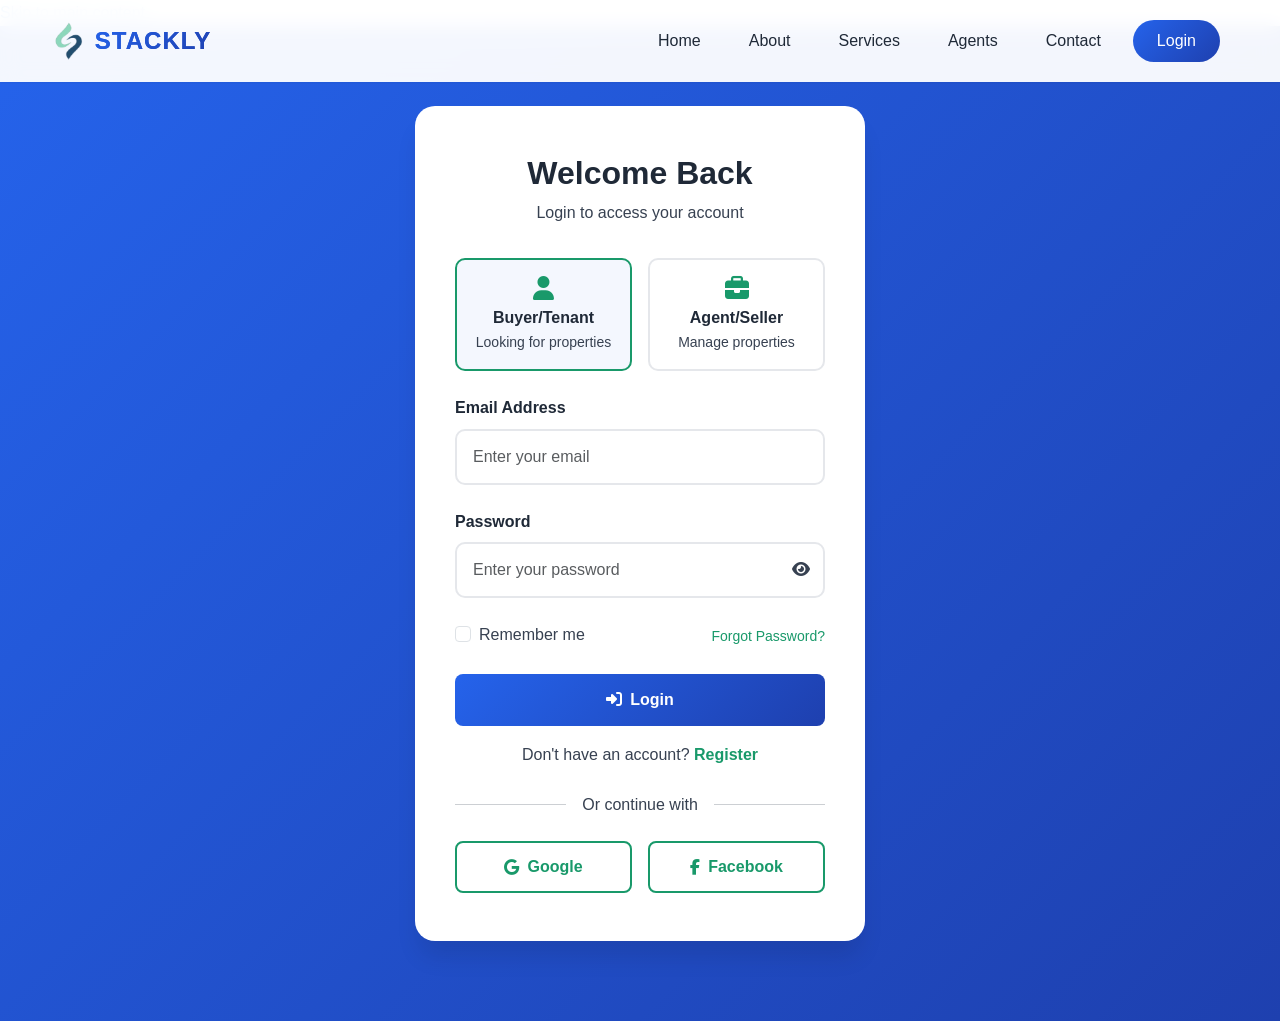
<file: login.html>
<!DOCTYPE html>
<html lang="en">
<head>
    <meta charset="UTF-8">
    <meta name="viewport" content="width=device-width, initial-scale=1.0">
    <title>Stackly</title>

    <!-- CSS Libraries -->
    <link rel="stylesheet" href="https://cdn.jsdelivr.net/npm/bootstrap@5.3.2/dist/css/bootstrap.min.css">
    <link rel="stylesheet" href="https://cdnjs.cloudflare.com/ajax/libs/font-awesome/6.5.1/css/all.min.css">
    <link rel="stylesheet" href="https://cdn.jsdelivr.net/npm/aos@2.3.4/dist/aos.css">
    <link rel="stylesheet" href="css/style.css">
</head>
<body>

    <!-- Navigation -->
    <nav class="navbar navbar-expand-lg navbar-light fixed-top" id="mainNav">
        <div class="container">
            <a class="navbar-brand" href="index.html">
                <img src="images/logoimg.webp" alt="Stackly Logo" class="logo-img">
                <span class="logo-text">STACKLY</span>
            </a>
            <button class="navbar-toggler" type="button" data-bs-toggle="collapse" data-bs-target="#navbarNav">
                <span class="navbar-toggler-icon"></span>
            </button>
            <div class="collapse navbar-collapse" id="navbarNav">
                <ul class="navbar-nav ms-auto">
                    <li class="nav-item"><a class="nav-link" href="index.html">Home</a></li>
                    <li class="nav-item"><a class="nav-link" href="about.html">About</a></li>
                    <li class="nav-item"><a class="nav-link" href="services.html">Services</a></li>
                    <li class="nav-item"><a class="nav-link" href="agents.html">Agents</a></li>
                    <li class="nav-item"><a class="nav-link" href="contact.html">Contact</a></li>
                    <li class="nav-item"><a class="nav-link btn-login active" href="login.html">Login</a></li>
                </ul>
            </div>
        </div>
    </nav>

    <!-- Login Section -->
    <section class="login-wrapper">
        <div class="container">
            <div class="login-container" data-aos="zoom-in">
                <div class="login-card">
                    <div class="login-header">
                        <h2>Welcome Back</h2>
                        <p>Login to access your account</p>
                    </div>

                    <!-- User Type Selection -->
                    <div class="login-options">
                        <div class="option-btn active" data-type="buyer">
                            <input type="radio" name="userType" id="buyerType" value="buyer" checked hidden>
                            <label for="buyerType" style="cursor: pointer; margin: 0; width: 100%;">
                                <i class="fas fa-user mb-2" style="font-size: 1.5rem; color: var(--primary-color);"></i>
                                <h4>Buyer/Tenant</h4>
                                <p>Looking for properties</p>
                            </label>
                        </div>
                        <div class="option-btn" data-type="agent">
                            <input type="radio" name="userType" id="agentType" value="agent" hidden>
                            <label for="agentType" style="cursor: pointer; margin: 0; width: 100%;">
                                <i class="fas fa-briefcase mb-2" style="font-size: 1.5rem; color: var(--primary-color);"></i>
                                <h4>Agent/Seller</h4>
                                <p>Manage properties</p>
                            </label>
                        </div>
                    </div>

                    <!-- Login Form -->
                    <form id="loginForm" novalidate>
                        <div class="form-group">
                            <label for="email" class="form-label">Email Address</label>
                            <input
                                type="email"
                                class="form-control"
                                id="email"
                                name="email"
                                placeholder="Enter your email"
                                required
                            >
                            <div class="invalid-feedback">
                                Please enter a valid email address.
                            </div>
                        </div>

                        <div class="form-group">
                            <label for="password" class="form-label">Password</label>
                            <div class="position-relative">
                                <input
                                    type="password"
                                    class="form-control"
                                    id="password"
                                    name="password"
                                    placeholder="Enter your password"
                                    required
                                    minlength="6"
                                >
                                <span class="password-toggle" onclick="togglePassword()">
                                    <i class="fas fa-eye" id="toggleIcon"></i>
                                </span>
                            </div>
                            <div class="invalid-feedback">
                                Password must be at least 6 characters long.
                            </div>
                        </div>

                        <div class="form-group">
                            <div class="d-flex justify-content-between align-items-center">
                                <div class="form-check">
                                    <input type="checkbox" class="form-check-input" id="rememberMe">
                                    <label class="form-check-label" for="rememberMe">
                                        Remember me
                                    </label>
                                </div>
                                <a href="404.html" class="text-primary" style="font-size: 0.875rem; text-decoration: none;">
                                    Forgot Password?
                                </a>
                            </div>
                        </div>

                        <button type="submit" class="btn btn-primary w-100 mb-3" style="padding: 0.875rem;">
                            <i class="fas fa-sign-in-alt me-2"></i>Login
                        </button>

                        <div class="text-center mb-3">
                            <p class="mb-0">Don't have an account? <a href="register.html" class="text-primary" style="font-weight: 600; text-decoration: none;">Register</a></p>
                        </div>

                        <div class="divider" style="text-align: center; margin: 1.5rem 0; position: relative;">
                            <span style="background: white; padding: 0 1rem; position: relative; z-index: 1; color: var(--text-color);">Or continue with</span>
                            <hr style="position: absolute; top: 50%; left: 0; right: 0; margin: 0; z-index: 0;">
                        </div>

                        <!-- Social Login Buttons -->
                        <div class="social-login" style="display: flex; gap: 1rem;">
                            <a href="404.html" class="btn btn-outline-primary w-100" style="display: flex; align-items: center; justify-content: center; gap: 0.5rem;">
                                <i class="fab fa-google"></i>
                                Google
                            </a>
                            <a href="404.html" class="btn btn-outline-primary w-100" style="display: flex; align-items: center; justify-content: center; gap: 0.5rem;">
                                <i class="fab fa-facebook-f"></i>
                                Facebook
                            </a>
                        </div>
                    </form>
                </div>
            </div>
        </div>
    </section>

    

    <!-- JavaScript Libraries -->
    <script src="https://code.jquery.com/jquery-3.7.1.min.js"></script>
    <script src="https://cdn.jsdelivr.net/npm/bootstrap@5.3.2/dist/js/bootstrap.bundle.min.js"></script>
    <script src="https://cdn.jsdelivr.net/npm/aos@2.3.4/dist/aos.js"></script>
    <script src="js/main.js"></script>

    <script>
        // Initialize AOS
        AOS.init({
            duration: 800,
            once: true
        });

        // User Type Selection
        const optionBtns = document.querySelectorAll('.option-btn');
        optionBtns.forEach(btn => {
            btn.addEventListener('click', function() {
                optionBtns.forEach(b => b.classList.remove('active'));
                this.classList.add('active');
                const radio = this.querySelector('input[type="radio"]');
                if (radio) radio.checked = true;
            });
        });

        // Password Toggle
        function togglePassword() {
            const passwordInput = document.getElementById('password');
            const toggleIcon = document.getElementById('toggleIcon');

            if (passwordInput.type === 'password') {
                passwordInput.type = 'text';
                toggleIcon.classList.remove('fa-eye');
                toggleIcon.classList.add('fa-eye-slash');
            } else {
                passwordInput.type = 'password';
                toggleIcon.classList.remove('fa-eye-slash');
                toggleIcon.classList.add('fa-eye');
            }
        }

        // Form Validation and Submission
        const loginForm = document.getElementById('loginForm');
        loginForm.addEventListener('submit', function(e) {
            e.preventDefault();

            // Remove previous validation states
            loginForm.classList.remove('was-validated');

            // Get form values
            const email = document.getElementById('email').value.trim();
            const password = document.getElementById('password').value;
            const userType = document.querySelector('input[name="userType"]:checked').value;

            // Validation flags
            let isValid = true;

            // Email validation
            const emailRegex = /^[^\s@]+@[^\s@]+\.[^\s@]+$/;
            const emailInput = document.getElementById('email');
            if (!email || !emailRegex.test(email)) {
                emailInput.classList.add('is-invalid');
                isValid = false;
            } else {
                emailInput.classList.remove('is-invalid');
                emailInput.classList.add('is-valid');
            }

            // Password validation
            const passwordInput = document.getElementById('password');
            if (!password || password.length < 6) {
                passwordInput.classList.add('is-invalid');
                isValid = false;
            } else {
                passwordInput.classList.remove('is-invalid');
                passwordInput.classList.add('is-valid');
            }

            // If validation passes, redirect to appropriate dashboard
            if (isValid) {
                // Store user info (in real app, this would be handled by backend)
                localStorage.setItem('userType', userType);
                localStorage.setItem('userEmail', email);

                // Redirect based on user type
                if (userType === 'buyer') {
                    window.location.href = 'dashboard-buyer.html';
                } else {
                    window.location.href = 'dashboard-agent.html';
                }
            }
        });

        // Real-time validation
        document.getElementById('email').addEventListener('input', function() {
            this.classList.remove('is-invalid', 'is-valid');
        });

        document.getElementById('password').addEventListener('input', function() {
            this.classList.remove('is-invalid', 'is-valid');
        });
    </script>

    <style>
        .password-toggle {
            position: absolute;
            right: 15px;
            top: 50%;
            transform: translateY(-50%);
            cursor: pointer;
            color: var(--text-color);
            transition: var(--transition);
        }

        .password-toggle:hover {
            color: var(--primary-color);
        }

        .is-valid {
            border-color: var(--success-color) !important;
        }

        .is-invalid {
            border-color: var(--danger-color) !important;
        }

        .invalid-feedback {
            display: none;
            color: var(--danger-color);
            font-size: 0.875rem;
            margin-top: 0.25rem;
        }

        .is-invalid ~ .invalid-feedback {
            display: block;
        }

        .form-check-input:checked {
            background-color: var(--primary-color);
            border-color: var(--primary-color);
        }

        .option-btn label {
            display: flex;
            flex-direction: column;
            align-items: center;
        }

        /* Mobile responsive fixes */
        @media (max-width: 575px) {
            .login-card {
                padding: 2rem 1.5rem;
            }

            .social-login {
                flex-direction: column;
            }

            .option-btn h4 {
                font-size: 0.875rem;
            }

            .option-btn p {
                font-size: 0.75rem;
            }
        }

        /* Small devices */
        @media (min-width: 320px) and (max-width: 374px) {
            .login-header h2 {
                font-size: 1.5rem;
            }

            .option-btn i {
                font-size: 1.25rem !important;
            }
        }
    </style>
</body>
</html>
</file>
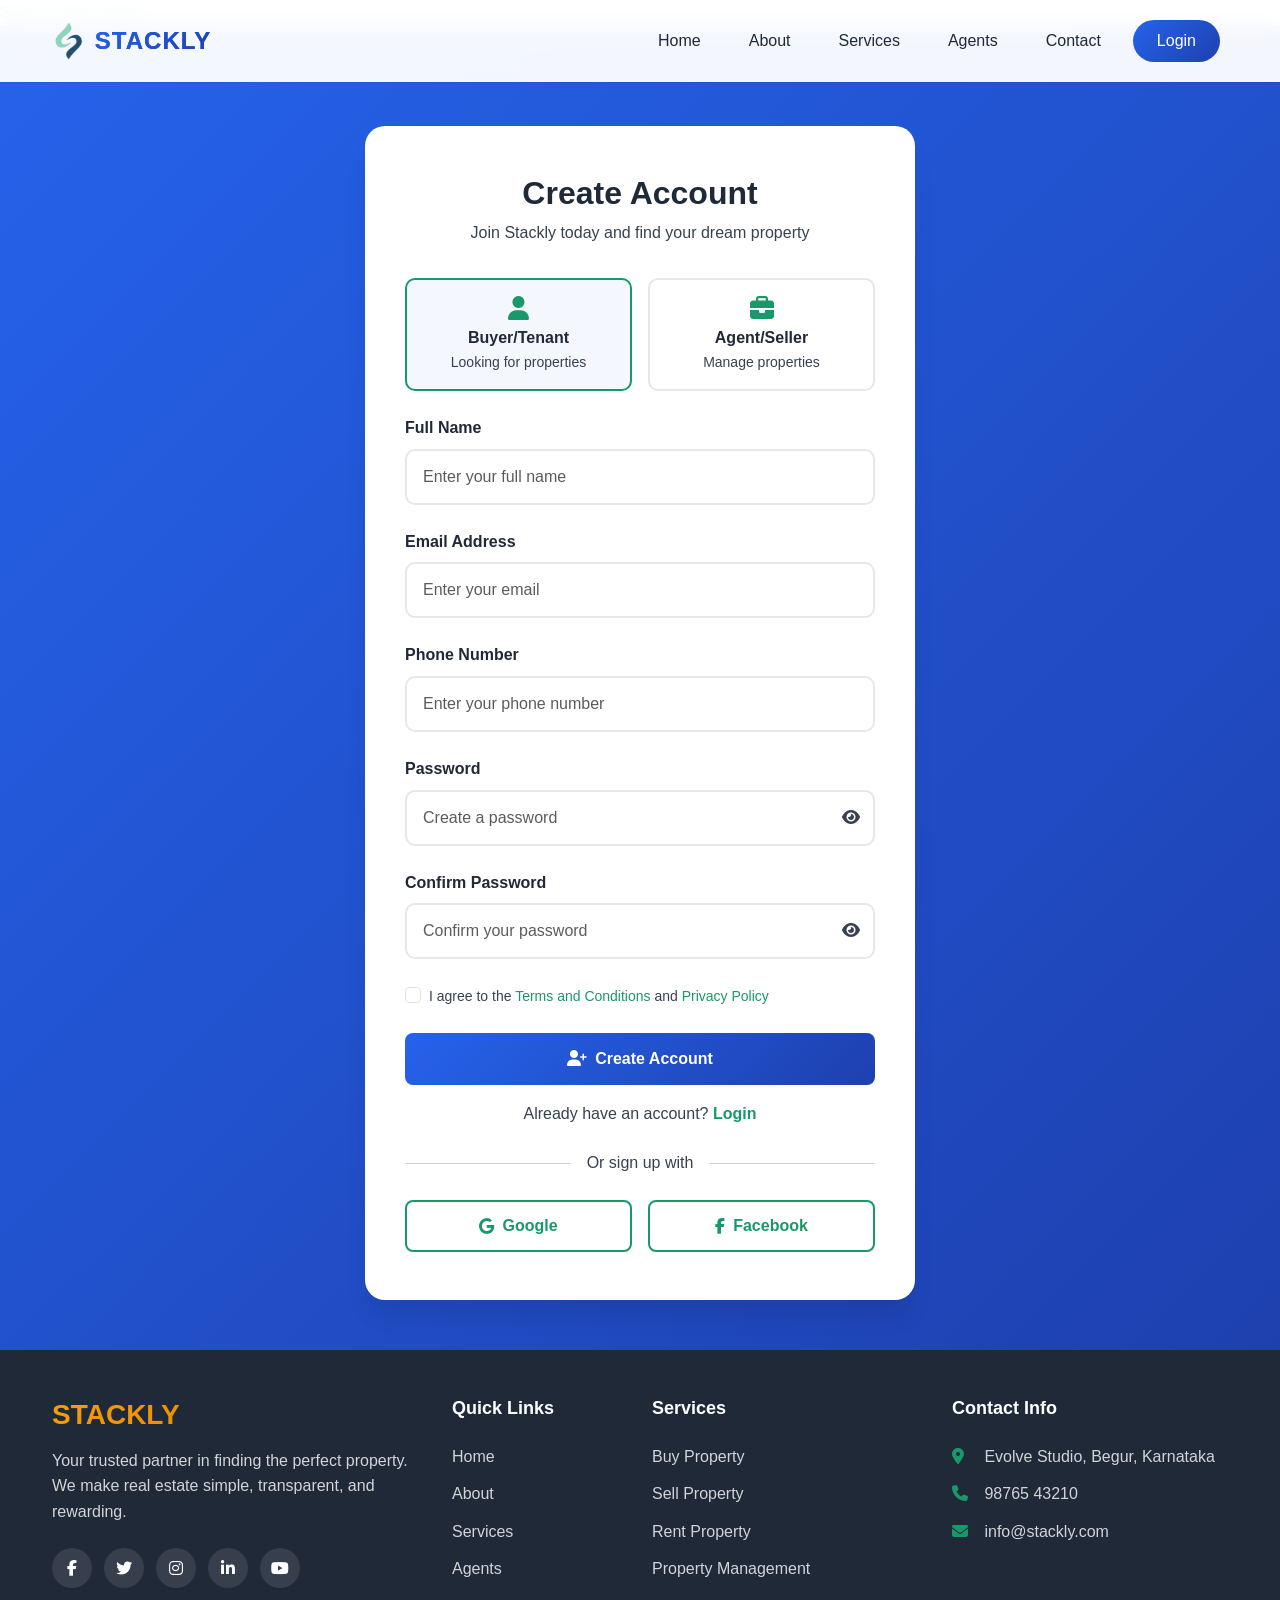
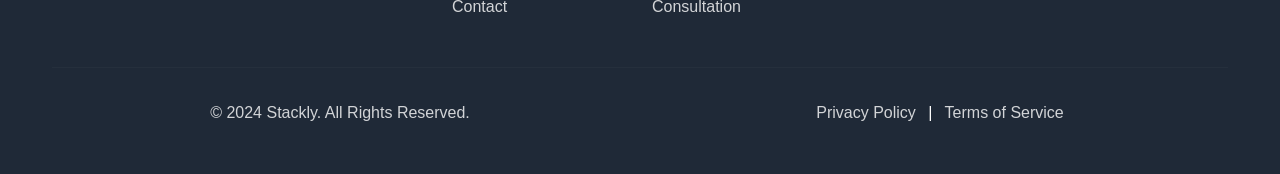
<file: register.html>
<!DOCTYPE html>
<html lang="en">
<head>
    <meta charset="UTF-8">
    <meta name="viewport" content="width=device-width, initial-scale=1.0">
    <title>Stackly</title>

    <!-- CSS Libraries -->
    <link rel="stylesheet" href="https://cdn.jsdelivr.net/npm/bootstrap@5.3.2/dist/css/bootstrap.min.css">
    <link rel="stylesheet" href="https://cdnjs.cloudflare.com/ajax/libs/font-awesome/6.5.1/css/all.min.css">
    <link rel="stylesheet" href="https://cdn.jsdelivr.net/npm/aos@2.3.4/dist/aos.css">
    <link rel="stylesheet" href="css/style.css">
</head>
<body>

    <!-- Navigation -->
    <nav class="navbar navbar-expand-lg navbar-light fixed-top" id="mainNav">
        <div class="container">
            <a class="navbar-brand" href="index.html">
                <img src="images/logoimg.webp" alt="Stackly Logo" class="logo-img">
                <span class="logo-text">STACKLY</span>
            </a>
            <button class="navbar-toggler" type="button" data-bs-toggle="collapse" data-bs-target="#navbarNav">
                <span class="navbar-toggler-icon"></span>
            </button>
            <div class="collapse navbar-collapse" id="navbarNav">
                <ul class="navbar-nav ms-auto">
                    <li class="nav-item"><a class="nav-link" href="index.html">Home</a></li>
                    <li class="nav-item"><a class="nav-link" href="about.html">About</a></li>
                    <li class="nav-item"><a class="nav-link" href="services.html">Services</a></li>
                    <li class="nav-item"><a class="nav-link" href="agents.html">Agents</a></li>
                    <li class="nav-item"><a class="nav-link" href="contact.html">Contact</a></li>
                    <li class="nav-item"><a class="nav-link btn-login active" href="login.html">Login</a></li>
                </ul>
            </div>
        </div>
    </nav>

    <!-- Register Section -->
    <section class="login-wrapper">
        <div class="container">
            <div class="login-container" style="max-width: 550px;" data-aos="zoom-in">
                <div class="login-card">
                    <div class="login-header">
                        <h2>Create Account</h2>
                        <p>Join Stackly today and find your dream property</p>
                    </div>

                    <!-- User Type Selection -->
                    <div class="login-options">
                        <div class="option-btn active" data-type="buyer">
                            <input type="radio" name="userType" id="buyerType" value="buyer" checked hidden>
                            <label for="buyerType" style="cursor: pointer; margin: 0; width: 100%;">
                                <i class="fas fa-user mb-2" style="font-size: 1.5rem; color: var(--primary-color);"></i>
                                <h4>Buyer/Tenant</h4>
                                <p>Looking for properties</p>
                            </label>
                        </div>
                        <div class="option-btn" data-type="agent">
                            <input type="radio" name="userType" id="agentType" value="agent" hidden>
                            <label for="agentType" style="cursor: pointer; margin: 0; width: 100%;">
                                <i class="fas fa-briefcase mb-2" style="font-size: 1.5rem; color: var(--primary-color);"></i>
                                <h4>Agent/Seller</h4>
                                <p>Manage properties</p>
                            </label>
                        </div>
                    </div>

                    <!-- Registration Form -->
                    <form id="registerForm" novalidate>
                        <div class="form-group">
                            <label for="fullName" class="form-label">Full Name</label>
                            <input
                                type="text"
                                class="form-control"
                                id="fullName"
                                name="fullName"
                                placeholder="Enter your full name"
                                required
                                minlength="3"
                            >
                            <div class="invalid-feedback">
                                Please enter your full name (at least 3 characters).
                            </div>
                        </div>

                        <div class="form-group">
                            <label for="email" class="form-label">Email Address</label>
                            <input
                                type="email"
                                class="form-control"
                                id="email"
                                name="email"
                                placeholder="Enter your email"
                                required
                            >
                            <div class="invalid-feedback">
                                Please enter a valid email address.
                            </div>
                        </div>

                        <div class="form-group">
                            <label for="phone" class="form-label">Phone Number</label>
                            <input
                                type="tel"
                                class="form-control"
                                id="phone"
                                name="phone"
                                placeholder="Enter your phone number"
                                required
                                pattern="[0-9+\-\s()]+"
                                minlength="10"
                            >
                            <div class="invalid-feedback">
                                Please enter a valid phone number (at least 10 digits).
                            </div>
                        </div>

                        <div class="form-group">
                            <label for="password" class="form-label">Password</label>
                            <div class="position-relative">
                                <input
                                    type="password"
                                    class="form-control"
                                    id="password"
                                    name="password"
                                    placeholder="Create a password"
                                    required
                                    minlength="8"
                                >
                                <span class="password-toggle" onclick="togglePassword('password', 'toggleIcon1')">
                                    <i class="fas fa-eye" id="toggleIcon1"></i>
                                </span>
                            </div>
                            <div class="invalid-feedback">
                                Password must be at least 8 characters long.
                            </div>
                        </div>

                        <div class="form-group">
                            <label for="confirmPassword" class="form-label">Confirm Password</label>
                            <div class="position-relative">
                                <input
                                    type="password"
                                    class="form-control"
                                    id="confirmPassword"
                                    name="confirmPassword"
                                    placeholder="Confirm your password"
                                    required
                                >
                                <span class="password-toggle" onclick="togglePassword('confirmPassword', 'toggleIcon2')">
                                    <i class="fas fa-eye" id="toggleIcon2"></i>
                                </span>
                            </div>
                            <div class="invalid-feedback">
                                Passwords do not match.
                            </div>
                        </div>

                        <div class="form-group">
                            <div class="form-check">
                                <input type="checkbox" class="form-check-input" id="terms" required>
                                <label class="form-check-label" for="terms" style="font-size: 0.875rem;">
                                    I agree to the <a href="404.html" class="text-primary" style="text-decoration: none;">Terms and Conditions</a> and <a href="404.html" class="text-primary" style="text-decoration: none;">Privacy Policy</a>
                                </label>
                                <div class="invalid-feedback">
                                    You must agree to the terms and conditions.
                                </div>
                            </div>
                        </div>

                        <button type="submit" class="btn btn-primary w-100 mb-3" style="padding: 0.875rem;">
                            <i class="fas fa-user-plus me-2"></i>Create Account
                        </button>

                        <div class="text-center mb-3">
                            <p class="mb-0">Already have an account? <a href="login.html" class="text-primary" style="font-weight: 600; text-decoration: none;">Login</a></p>
                        </div>

                        <div class="divider" style="text-align: center; margin: 1.5rem 0; position: relative;">
                            <span style="background: white; padding: 0 1rem; position: relative; z-index: 1; color: var(--text-color);">Or sign up with</span>
                            <hr style="position: absolute; top: 50%; left: 0; right: 0; margin: 0; z-index: 0;">
                        </div>

                        <!-- Social Signup Buttons -->
                        <div class="social-login" style="display: flex; gap: 1rem;">
                            <a href="404.html" class="btn btn-outline-primary w-100" style="display: flex; align-items: center; justify-content: center; gap: 0.5rem;">
                                <i class="fab fa-google"></i>
                                Google
                            </a>
                            <a href="404.html" class="btn btn-outline-primary w-100" style="display: flex; align-items: center; justify-content: center; gap: 0.5rem;">
                                <i class="fab fa-facebook-f"></i>
                                Facebook
                            </a>
                        </div>
                    </form>
                </div>
            </div>
        </div>
    </section>

    <!-- Footer -->
    <footer class="footer py-5">
        <div class="container">
            <div class="row g-4">
                <div class="col-lg-4 col-md-6">
                    <h3 class="footer-brand">STACKLY</h3>
                    <p class="footer-description">Your trusted partner in finding the perfect property. We make real estate simple, transparent, and rewarding.</p>
                    <div class="footer-social">
                        <a href="404.html"><i class="fab fa-facebook-f"></i></a>
                        <a href="404.html"><i class="fab fa-twitter"></i></a>
                        <a href="404.html"><i class="fab fa-instagram"></i></a>
                        <a href="404.html"><i class="fab fa-linkedin-in"></i></a>
                        <a href="404.html"><i class="fab fa-youtube"></i></a>
                    </div>
                </div>
                <div class="col-lg-2 col-md-6">
                    <h5 class="footer-title">Quick Links</h5>
                    <ul class="footer-links">
                        <li><a href="index.html">Home</a></li>
                        <li><a href="about.html">About</a></li>
                        <li><a href="services.html">Services</a></li>
                        <li><a href="agents.html">Agents</a></li>
                        <li><a href="contact.html">Contact</a></li>
                    </ul>
                </div>
                <div class="col-lg-3 col-md-6">
                    <h5 class="footer-title">Services</h5>
                    <ul class="footer-links">
                        <li><a href="services.html">Buy Property</a></li>
                        <li><a href="services.html">Sell Property</a></li>
                        <li><a href="services.html">Rent Property</a></li>
                        <li><a href="services.html">Property Management</a></li>
                        <li><a href="services.html">Consultation</a></li>
                    </ul>
                </div>
                <div class="col-lg-3 col-md-6">
                    <h5 class="footer-title">Contact Info</h5>
                    <ul class="footer-contact">
                        <li><i class="fas fa-map-marker-alt"></i> Evolve Studio, Begur, Karnataka</li>
                        <li><i class="fas fa-phone"></i> 98765 43210</li>
                        <li><i class="fas fa-envelope"></i> info@stackly.com</li>
                    </ul>
                </div>
            </div>
            <hr class="footer-divider">
            <div class="row">
                <div class="col-md-6 text-center text-md-start">
                    <p class="footer-copyright">&copy; 2024 Stackly. All Rights Reserved.</p>
                </div>
                <div class="col-md-6 text-center text-md-end">
                    <a href="404.html" class="footer-link">Privacy Policy</a>
                    <span class="mx-2">|</span>
                    <a href="404.html" class="footer-link">Terms of Service</a>
                </div>
            </div>
        </div>
    </footer>

    <!-- Scroll to Top Button -->
    <button class="scroll-to-top" id="scrollTop">
        <i class="fas fa-arrow-up"></i>
    </button>

    <!-- JavaScript Libraries -->
    <script src="https://code.jquery.com/jquery-3.7.1.min.js"></script>
    <script src="https://cdn.jsdelivr.net/npm/bootstrap@5.3.2/dist/js/bootstrap.bundle.min.js"></script>
    <script src="https://cdn.jsdelivr.net/npm/aos@2.3.4/dist/aos.js"></script>
    <script src="js/main.js"></script>

    <script>
        // Initialize AOS
        AOS.init({
            duration: 800,
            once: true
        });

        // User Type Selection
        const optionBtns = document.querySelectorAll('.option-btn');
        optionBtns.forEach(btn => {
            btn.addEventListener('click', function() {
                optionBtns.forEach(b => b.classList.remove('active'));
                this.classList.add('active');
                const radio = this.querySelector('input[type="radio"]');
                if (radio) radio.checked = true;
            });
        });

        // Password Toggle Function
        function togglePassword(inputId, iconId) {
            const passwordInput = document.getElementById(inputId);
            const toggleIcon = document.getElementById(iconId);

            if (passwordInput.type === 'password') {
                passwordInput.type = 'text';
                toggleIcon.classList.remove('fa-eye');
                toggleIcon.classList.add('fa-eye-slash');
            } else {
                passwordInput.type = 'password';
                toggleIcon.classList.remove('fa-eye-slash');
                toggleIcon.classList.add('fa-eye');
            }
        }

        // Form Validation and Submission
        const registerForm = document.getElementById('registerForm');
        registerForm.addEventListener('submit', function(e) {
            e.preventDefault();

            // Remove previous validation states
            registerForm.classList.remove('was-validated');

            // Get form values
            const fullName = document.getElementById('fullName').value.trim();
            const email = document.getElementById('email').value.trim();
            const phone = document.getElementById('phone').value.trim();
            const password = document.getElementById('password').value;
            const confirmPassword = document.getElementById('confirmPassword').value;
            const termsAccepted = document.getElementById('terms').checked;
            const userType = document.querySelector('input[name="userType"]:checked').value;

            // Validation flags
            let isValid = true;

            // Full Name validation
            const fullNameInput = document.getElementById('fullName');
            if (!fullName || fullName.length < 3) {
                fullNameInput.classList.add('is-invalid');
                isValid = false;
            } else {
                fullNameInput.classList.remove('is-invalid');
                fullNameInput.classList.add('is-valid');
            }

            // Email validation
            const emailRegex = /^[^\s@]+@[^\s@]+\.[^\s@]+$/;
            const emailInput = document.getElementById('email');
            if (!email || !emailRegex.test(email)) {
                emailInput.classList.add('is-invalid');
                isValid = false;
            } else {
                emailInput.classList.remove('is-invalid');
                emailInput.classList.add('is-valid');
            }

            // Phone validation
            const phoneRegex = /^[0-9+\-\s()]+$/;
            const phoneInput = document.getElementById('phone');
            const phoneDigits = phone.replace(/[^0-9]/g, '');
            if (!phone || !phoneRegex.test(phone) || phoneDigits.length < 10) {
                phoneInput.classList.add('is-invalid');
                isValid = false;
            } else {
                phoneInput.classList.remove('is-invalid');
                phoneInput.classList.add('is-valid');
            }

            // Password validation
            const passwordInput = document.getElementById('password');
            if (!password || password.length < 8) {
                passwordInput.classList.add('is-invalid');
                isValid = false;
            } else {
                passwordInput.classList.remove('is-invalid');
                passwordInput.classList.add('is-valid');
            }

            // Confirm Password validation
            const confirmPasswordInput = document.getElementById('confirmPassword');
            if (!confirmPassword || confirmPassword !== password) {
                confirmPasswordInput.classList.add('is-invalid');
                isValid = false;
            } else {
                confirmPasswordInput.classList.remove('is-invalid');
                confirmPasswordInput.classList.add('is-valid');
            }

            // Terms validation
            const termsInput = document.getElementById('terms');
            if (!termsAccepted) {
                termsInput.classList.add('is-invalid');
                isValid = false;
            } else {
                termsInput.classList.remove('is-invalid');
                termsInput.classList.add('is-valid');
            }

            // If validation passes, redirect to login page
            if (isValid) {
                // Show success message
                alert('Registration successful! Redirecting to login page...');

                // In a real application, you would send data to backend here
                // For now, we'll just redirect to login
                setTimeout(() => {
                    window.location.href = 'login.html';
                }, 1000);
            }
        });

        // Real-time validation
        document.getElementById('fullName').addEventListener('input', function() {
            this.classList.remove('is-invalid', 'is-valid');
        });

        document.getElementById('email').addEventListener('input', function() {
            this.classList.remove('is-invalid', 'is-valid');
        });

        document.getElementById('phone').addEventListener('input', function() {
            this.classList.remove('is-invalid', 'is-valid');
        });

        document.getElementById('password').addEventListener('input', function() {
            this.classList.remove('is-invalid', 'is-valid');
            // Also reset confirm password validation
            document.getElementById('confirmPassword').classList.remove('is-invalid', 'is-valid');
        });

        document.getElementById('confirmPassword').addEventListener('input', function() {
            this.classList.remove('is-invalid', 'is-valid');
        });

        document.getElementById('terms').addEventListener('change', function() {
            this.classList.remove('is-invalid', 'is-valid');
        });
    </script>

    <style>
        .password-toggle {
            position: absolute;
            right: 15px;
            top: 50%;
            transform: translateY(-50%);
            cursor: pointer;
            color: var(--text-color);
            transition: var(--transition);
        }

        .password-toggle:hover {
            color: var(--primary-color);
        }

        .is-valid {
            border-color: var(--success-color) !important;
        }

        .is-invalid {
            border-color: var(--danger-color) !important;
        }

        .invalid-feedback {
            display: none;
            color: var(--danger-color);
            font-size: 0.875rem;
            margin-top: 0.25rem;
        }

        .is-invalid ~ .invalid-feedback,
        .is-invalid.form-check-input ~ .invalid-feedback {
            display: block;
        }

        .form-check-input:checked {
            background-color: var(--primary-color);
            border-color: var(--primary-color);
        }

        .form-check-input.is-invalid {
            border-color: var(--danger-color);
        }

        .option-btn label {
            display: flex;
            flex-direction: column;
            align-items: center;
        }

        /* Mobile responsive fixes */
        @media (max-width: 575px) {
            .login-card {
                padding: 2rem 1.5rem;
            }

            .social-login {
                flex-direction: column;
            }

            .option-btn h4 {
                font-size: 0.875rem;
            }

            .option-btn p {
                font-size: 0.75rem;
            }

            .form-group {
                margin-bottom: 1.25rem;
            }
        }

        /* Small devices */
        @media (min-width: 320px) and (max-width: 374px) {
            .login-header h2 {
                font-size: 1.5rem;
            }

            .option-btn i {
                font-size: 1.25rem !important;
            }

            .form-label {
                font-size: 0.875rem;
            }
        }

        /* Adjust login wrapper padding for register page */
        .login-wrapper {
            padding: 100px 0 50px;
        }

        @media (max-width: 767px) {
            .login-wrapper {
                padding: 90px 0 40px;
            }
        }
    </style>
</body>
</html>
</file>
<file: css/style.css>
/* ============================================
   STACKLY - Real Estate Website Styles
   ============================================ */

/* Root Variables */
:root {
    --primary-color: #19996a;
    --secondary-color: #234D71;
    --accent-color: #f59e0b;
    --dark-color: #1f2937;
    --light-color: #f9fafb;
    --text-color: #374151;
    --border-color: #e5e7eb;
    --success-color: #10b981;
    --warning-color: #f59e0b;
    --danger-color: #ef4444;
    --gradient-primary: linear-gradient(135deg, #2563eb 0%, #1e40af 100%);
    --gradient-accent: linear-gradient(135deg, #f59e0b 0%, #d97706 100%);
    --shadow-sm: 0 1px 2px 0 rgba(0, 0, 0, 0.05);
    --shadow-md: 0 4px 6px -1px rgba(0, 0, 0, 0.1);
    --shadow-lg: 0 10px 15px -3px rgba(0, 0, 0, 0.1);
    --shadow-xl: 0 20px 25px -5px rgba(0, 0, 0, 0.1);
    --transition: all 0.3s ease;
}
html, body{
max-width:100%;
overflow-x:hidden;
}
/* Reset & Base Styles */
* {
    margin: 0;
    padding: 0;
    box-sizing: border-box;
}

html {
    scroll-behavior: smooth;
}

body {
    font-family: 'Inter', -apple-system, BlinkMacSystemFont, 'Segoe UI', Roboto, Oxygen, Ubuntu, Cantarell, sans-serif;
    color: var(--text-color);
    line-height: 1.6;
    overflow-x: hidden;
}

img {
    max-width: 100%;
    height: auto;
    display: block;
}

a {
    text-decoration: none;
    transition: var(--transition);
}

/* ============================================
   NAVIGATION
   ============================================ */
.navbar {
    background: rgba(255, 255, 255, 0.95);
    backdrop-filter: blur(10px);
    padding: 1rem 0;
    box-shadow: var(--shadow-sm);
    transition: var(--transition);
}

.navbar.scrolled {
    padding: 0.5rem 0;
    box-shadow: var(--shadow-md);
}

.navbar-brand {
    font-size: 1.5rem;
    font-weight: 800;
    background: var(--gradient-primary);
    -webkit-background-clip: text;
    -webkit-text-fill-color: transparent;
    background-clip: text;
    display: flex;
    align-items: center;
    gap: 0.5rem;
    white-space: nowrap;
}

.logo-img {
    width: auto;
    height: 40px;
    max-width: 40px;
    object-fit: contain;
    flex-shrink: 0;
    animation: logoFloat 3s ease-in-out infinite;
    
    transition: all 0.3s ease;
}

.navbar-brand:hover .logo-img {
    animation: logoFloat 2s ease-in-out infinite;
    
    transform: scale(1.1);
}

.logo-text {
    letter-spacing: 1px;
    font-size: 1.5rem;
    font-weight: 800;
    background: var(--gradient-primary);
    -webkit-background-clip: text;
    -webkit-text-fill-color: transparent;
    background-clip: text;
}

.nav-link {
    color: var(--dark-color);
    font-weight: 500;
    margin: 0 0.5rem;
    position: relative;
    padding: 0.5rem 1rem !important;
}

.nav-link::after {
    content: '';
    position: absolute;
    bottom: 0;
    left: 50%;
    width: 0;
    height: 2px;
    background: var(--primary-color);
    transition: var(--transition);
    transform: translateX(-50%);
}

.nav-link:hover::after,
.nav-link.active::after {
    width: 80%;
}

.nav-link:hover {
    color: var(--primary-color);
}

.btn-login {
    background: var(--gradient-primary);
    color: white !important;
    border-radius: 25px;
    padding: 0.5rem 1.5rem !important;
}

.btn-login::after {
    display: none;
}

.btn-login:hover {
    transform: translateY(-2px);
    box-shadow: var(--shadow-md);
}

.navbar-toggler {
    border: none;
    padding: 0.5rem;
}

.navbar-toggler:focus {
    box-shadow: none;
}

/* ============================================
   HERO SECTION
   ============================================ */
.hero-section {
    background: linear-gradient(135deg, #667eea 0%, #764ba2 100%);
    position: relative;
    overflow: hidden;
    padding-top: 80px;
}

.hero-overlay {
    position: absolute;
    top: 0;
    left: 0;
    width: 100%;
    height: 100%;
    background: url('https://images.unsplash.com/photo-1560518883-ce09059eeffa?w=1920') center/cover;
    opacity: 0.2;
}

.hero-title {
    font-size: 3.5rem;
    font-weight: 800;
    color: white;
    margin-bottom: 1.5rem;
    line-height: 1.2;
}

.brand-highlight {
    background: var(--gradient-accent);
    -webkit-background-clip: text;
    -webkit-text-fill-color: transparent;
    background-clip: text;
}

.hero-subtitle {
    font-size: 1.25rem;
    color: rgba(255, 255, 255, 0.9);
    margin-bottom: 2rem;
}

.hero-buttons .btn {
    padding: 0.875rem 2rem;
    font-weight: 600;
    border-radius: 30px;
    transition: var(--transition);
}

.hero-buttons .btn-primary {
    background: var(--gradient-accent);
    border: none;
}

.hero-buttons .btn-primary:hover {
    transform: translateY(-3px);
    box-shadow: var(--shadow-xl);
}

.hero-buttons .btn-outline-light:hover {
    background: white;
    color: var(--primary-color);
    transform: translateY(-3px);
}

.floating-card {
    background: rgba(255, 255, 255, 0.95);
    backdrop-filter: blur(10px);
    padding: 2rem;
    border-radius: 20px;
    box-shadow: var(--shadow-xl);
    text-align: center;
    animation: float 3s ease-in-out infinite;
}

.floating-card i {
    font-size: 3rem;
    color: var(--primary-color);
    margin-bottom: 1rem;
}

.floating-card h3 {
    font-size: 2.5rem;
    font-weight: 700;
    color: var(--dark-color);
    margin-bottom: 0.5rem;
}

.floating-card p {
    color: var(--text-color);
    margin: 0;
}

@keyframes float {
    0%, 100% { transform: translateY(0); }
    50% { transform: translateY(-20px); }
}

/* Logo Animation - Real Estate Growth Theme */
@keyframes logoFloat {
    0%, 100% { 
        transform: translateY(0) rotateZ(0deg);
        opacity: 1;
    }
    25% { 
        transform: translateY(-8px) rotateZ(-2deg);
    }
    50% { 
        transform: translateY(-15px) rotateZ(0deg);
        opacity: 1;
    }
    75% { 
        transform: translateY(-8px) rotateZ(2deg);
    }
}

.scroll-indicator {
    position: absolute;
    bottom: 30px;
    left: 50%;
    transform: translateX(-50%);
}

.mouse {
    width: 25px;
    height: 40px;
    border: 2px solid rgba(255, 255, 255, 0.8);
    border-radius: 15px;
    position: relative;
}

.mouse::before {
    content: '';
    width: 4px;
    height: 8px;
    background: rgba(255, 255, 255, 0.8);
    border-radius: 2px;
    position: absolute;
    top: 8px;
    left: 50%;
    transform: translateX(-50%);
    animation: scroll 2s infinite;
}

@keyframes scroll {
    0% { opacity: 1; transform: translateX(-50%) translateY(0); }
    100% { opacity: 0; transform: translateX(-50%) translateY(15px); }
}

/* ============================================
   SEARCH SECTION
   ============================================ */
.search-section {
    margin-top: -50px;
    position: relative;
    z-index: 10;
}

.search-box {
    background: white;
    padding: 2rem;
    border-radius: 15px;
    box-shadow: var(--shadow-xl);
}

.search-box .form-select,
.search-box .form-control {
    padding: 0.875rem 1rem;
    border: 2px solid var(--border-color);
    border-radius: 10px;
    transition: var(--transition);
}

.search-box .form-select:focus,
.search-box .form-control:focus {
    border-color: var(--primary-color);
    box-shadow: 0 0 0 0.2rem rgba(37, 99, 235, 0.1);
}

.search-box .btn {
    padding: 0.875rem 2rem;
    border-radius: 10px;
    font-weight: 600;
}

/* ============================================
   SECTION STYLES
   ============================================ */
section {
    padding: 5rem 0;
}

.section-header {
    margin-bottom: 3rem;
    display: block;
}

.section-subtitle {
    color: var(--primary-color);
    font-weight: 600;
    text-transform: uppercase;
    letter-spacing: 1px;
    font-size: 0.875rem;
    display: block;
    margin-bottom: 0.5rem;
}

.section-title {
    font-size: 2.5rem;
    font-weight: 700;
    color: var(--dark-color);
    margin-bottom: 1rem;
    display: block;
}

.section-description {
    font-size: 1.125rem;
    color: var(--text-color);
    max-width: 600px;
    margin: 0 auto;
    display: block;
}

/* Ensure all sections are visible */
section {
    display: block;
    width: 100%;
    position: relative;
}

/* ============================================
   PROPERTY CARDS
   ============================================ */
.property-card {
    background: white;
    border-radius: 15px;
    overflow: hidden;
    box-shadow: var(--shadow-md);
    transition: var(--transition);
    margin: 1rem;
}

.property-card:hover {
    transform: translateY(-10px);
    box-shadow: var(--shadow-xl);
}

.property-image {
    position: relative;
    overflow: hidden;
    height: 250px;
}

.property-image img {
    width: 100%;
    height: 100%;
    object-fit: cover;
    transition: var(--transition);
}

.property-card:hover .property-image img {
    transform: scale(1.1);
}

.property-badge {
    position: absolute;
    top: 15px;
    left: 15px;
    background: var(--primary-color);
    color: white;
    padding: 0.375rem 0.875rem;
    border-radius: 20px;
    font-size: 0.75rem;
    font-weight: 600;
    z-index: 2;
}

.property-overlay {
    position: absolute;
    top: 0;
    left: 0;
    width: 100%;
    height: 100%;
    background: rgba(37, 99, 235, 0.9);
    display: flex;
    align-items: center;
    justify-content: center;
    opacity: 0;
    transition: var(--transition);
}

.property-card:hover .property-overlay {
    opacity: 1;
}

.property-details {
    padding: 1.5rem;
}

.property-details h4 {
    font-size: 1.25rem;
    font-weight: 700;
    color: var(--dark-color);
    margin-bottom: 0.5rem;
}

.property-location {
    color: var(--text-color);
    font-size: 0.875rem;
    margin-bottom: 1rem;
}

.property-location i {
    color: var(--primary-color);
    margin-right: 0.25rem;
}

.property-features {
    display: flex;
    gap: 1rem;
    margin-bottom: 1rem;
    padding-bottom: 1rem;
    border-bottom: 1px solid var(--border-color);
}

.property-features span {
    font-size: 0.875rem;
    color: var(--text-color);
}

.property-features i {
    color: var(--primary-color);
    margin-right: 0.25rem;
}

.property-footer {
    display: flex;
    justify-content: space-between;
    align-items: center;
}

.property-price {
    font-size: 1.5rem;
    font-weight: 700;
    color: var(--primary-color);
}

.btn-favorite {
    width: 40px;
    height: 40px;
    border-radius: 50%;
    border: 2px solid var(--border-color);
    display: flex;
    align-items: center;
    justify-content: center;
    color: var(--text-color);
    transition: var(--transition);
}

.btn-favorite:hover {
    background: var(--primary-color);
    color: white;
    border-color: var(--primary-color);
}

/* ============================================
   SERVICE CARDS
   ============================================ */
.service-card {
    background: white;
    padding: 2.5rem 2rem;
    border-radius: 15px;
    box-shadow: var(--shadow-md);
    transition: var(--transition);
    text-align: center;
    height: 100%;
}

.service-card:hover {
    transform: translateY(-10px);
    box-shadow: var(--shadow-xl);
    background: var(--gradient-primary);
    color: white;
}

.service-icon {
    width: 80px;
    height: 80px;
    background: var(--gradient-primary);
    border-radius: 50%;
    display: flex;
    align-items: center;
    justify-content: center;
    margin: 0 auto 1.5rem;
    transition: var(--transition);
}

.service-card:hover .service-icon {
    background: white;
}

.service-icon i {
    font-size: 2rem;
    color: white;
    transition: var(--transition);
}

.service-card:hover .service-icon i {
    color: var(--primary-color);
}

.service-card h4 {
    font-size: 1.5rem;
    font-weight: 700;
    margin-bottom: 1rem;
    color: var(--dark-color);
    transition: var(--transition);
}

.service-card:hover h4 {
    color: white;
}

.service-card p {
    margin-bottom: 1.5rem;
    transition: var(--transition);
}

.service-card:hover p {
    color: rgba(255, 255, 255, 0.9);
}

.service-link {
    color: var(--primary-color);
    font-weight: 600;
    transition: var(--transition);
}

.service-card:hover .service-link {
    color: white;
}

.service-link i {
    margin-left: 0.5rem;
    transition: var(--transition);
}

.service-card:hover .service-link i {
    transform: translateX(5px);
}

/* ============================================
   ABOUT SECTION
   ============================================ */
.about-image-grid img {
    border-radius: 15px;
}

.feature-list {
    list-style: none;
    padding: 0;
}

.feature-list li {
    padding: 0.75rem 0;
    font-size: 1.125rem;
}

.feature-list i {
    color: var(--success-color);
    margin-right: 0.75rem;
    font-size: 1.25rem;
}

/* ============================================
   STATISTICS SECTION
   ============================================ */
.stats-section {
    position: relative;
    overflow: hidden;
}

.jarallax {
    position: relative;
    z-index: 0;
}

.jarallax-img {
    position: absolute;
    object-fit: cover;
    width: 100%;
    height: 100%;
    z-index: -1;
}

.stats-overlay {
    position: absolute;
    top: 0;
    left: 0;
    width: 100%;
    height: 100%;
    background: rgba(37, 99, 235, 0.85);
}

.stat-item h2 {
    font-size: 3.5rem;
    font-weight: 800;
    margin-bottom: 0.5rem;
}

.stat-item p {
    font-size: 1.125rem;
    margin: 0;
}

/* ============================================
   AGENT CARDS
   ============================================ */
.agent-card {
    background: white;
    border-radius: 15px;
    overflow: hidden;
    box-shadow: var(--shadow-md);
    transition: var(--transition);
    margin: 1rem;
}

.agent-card:hover {
    transform: translateY(-10px);
    box-shadow: var(--shadow-xl);
}

.agent-image {
    position: relative;
    overflow: hidden;
}

.agent-image img {
    width: 100%;
    height: 300px;
    object-fit: cover;
    transition: var(--transition);
}

.agent-card:hover .agent-image img {
    transform: scale(1.1);
}

.agent-social {
    position: absolute;
    bottom: -50px;
    left: 0;
    width: 100%;
    display: flex;
    justify-content: center;
    gap: 0.75rem;
    padding: 1rem;
    background: rgba(255, 255, 255, 0.95);
    transition: var(--transition);
}

.agent-card:hover .agent-social {
    bottom: 0;
}

.agent-social a {
    width: 40px;
    height: 40px;
    border-radius: 50%;
    background: var(--primary-color);
    color: white;
    display: flex;
    align-items: center;
    justify-content: center;
    transition: var(--transition);
}

.agent-social a:hover {
    background: var(--accent-color);
    transform: translateY(-3px);
}

.agent-info {
    padding: 1.5rem;
    text-align: center;
}

.agent-info h4 {
    font-size: 1.25rem;
    font-weight: 700;
    color: var(--dark-color);
    margin-bottom: 0.25rem;
}

.agent-info p {
    color: var(--text-color);
    margin-bottom: 0.75rem;
}

.agent-rating i {
    color: var(--accent-color);
    font-size: 0.875rem;
}

/* ============================================
   TESTIMONIALS
   ============================================ */
.testimonial-card {
    background: white;
    padding: 2.5rem 2rem;
    border-radius: 15px;
    box-shadow: var(--shadow-md);
    transition: var(--transition);
    height: 100%;
}

.testimonial-card:hover {
    transform: translateY(-10px);
    box-shadow: var(--shadow-xl);
}

.testimonial-rating {
    margin-bottom: 1.5rem;
}

.testimonial-rating i {
    color: var(--accent-color);
    font-size: 0.875rem;
    margin-right: 0.25rem;
}

.testimonial-text {
    font-size: 1rem;
    line-height: 1.8;
    color: var(--text-color);
    margin-bottom: 1.5rem;
    font-style: italic;
}

.testimonial-content {
    background: white;
    padding: 2.5rem 2rem;
    border-radius: 15px;
    box-shadow: var(--shadow-md);
    position: relative;
}

.quote-icon {
    font-size: 3rem;
    color: var(--primary-color);
    opacity: 0.2;
    margin-bottom: 1rem;
}

.testimonial-content p {
    font-size: 1.125rem;
    line-height: 1.8;
    color: var(--text-color);
    margin-bottom: 2rem;
}

.testimonial-author {
    display: flex;
    align-items: flex-start;
    gap: 0;
    flex-direction: column;
}

.testimonial-author img {
    width: 60px;
    height: 60px;
    border-radius: 50%;
    object-fit: cover;
}

.testimonial-author h5 {
    font-weight: 700;
    color: var(--dark-color);
    margin-bottom: 0.25rem;
    margin-top: 0;
}

.testimonial-author p {
    color: var(--text-color);
    font-size: 0.875rem;
    margin: 0;
}

.testimonial-author span {
    color: var(--text-color);
    font-size: 0.875rem;
}

/* ============================================
   CTA SECTION
   ============================================ */
.cta-section {
    background: var(--gradient-primary);
}

.cta-box {
    color: white;
}

.cta-box h2 {
    font-size: 2.5rem;
    font-weight: 700;
    margin-bottom: 1rem;
}

.cta-box p {
    font-size: 1.125rem;
    opacity: 0.9;
}

.cta-buttons {
    display: flex;
    gap: 1rem;
    justify-content: center;
    flex-wrap: wrap;
    margin-top: 2rem;
}

/* ============================================
   CONTACT & AGENT PAGES - NEW STYLES
   ============================================ */

/* Contact Info Cards */
.contact-card {
    background: white;
    padding: 2rem;
    border-radius: 15px;
    box-shadow: var(--shadow-md);
    transition: var(--transition);
    height: 100%;
    border: 2px solid transparent;
}

.contact-card:hover {
    transform: translateY(-10px);
    box-shadow: var(--shadow-xl);
    border-color: var(--primary-color);
}

.contact-icon {
    width: 80px;
    height: 80px;
    background: var(--gradient-primary);
    border-radius: 50%;
    display: flex;
    align-items: center;
    justify-content: center;
    color: white;
    font-size: 2rem;
    margin: 0 auto 1.5rem;
}

.contact-card h4 {
    font-size: 1.25rem;
    font-weight: 700;
    color: var(--dark-color);
    margin-bottom: 1rem;
}

.contact-card p {
    color: var(--text-color);
    margin-bottom: 1rem;
}

.contact-link {
    color: var(--primary-color);
    font-weight: 600;
    display: inline-block;
    transition: var(--transition);
}

.contact-link:hover {
    color: var(--secondary-color);
    transform: translateX(5px);
}

/* Form Box */
.form-box {
    background: white;
    padding: 3rem;
    border-radius: 15px;
    box-shadow: var(--shadow-lg);
}

.form-box h2 {
    font-size: 2rem;
    font-weight: 700;
    color: var(--dark-color);
    margin-bottom: 2rem;
}

.form-box .form-label {
    font-weight: 600;
    color: var(--dark-color);
    margin-bottom: 0.75rem;
    display: block;
}

.form-box .form-control,
.form-box .form-select {
    padding: 0.875rem 1rem;
    border: 2px solid var(--border-color);
    border-radius: 10px;
    font-size: 1rem;
    transition: var(--transition);
}

.form-box .form-control:focus,
.form-box .form-select:focus {
    border-color: var(--primary-color);
    box-shadow: 0 0 0 0.2rem rgba(37, 99, 235, 0.1);
}

.form-box textarea {
    resize: vertical;
    min-height: 150px;
}

.form-box .form-check-input {
    width: 1.25rem;
    height: 1.25rem;
    border: 2px solid var(--border-color);
    cursor: pointer;
}

.form-box .form-check-input:checked {
    background-color: var(--primary-color);
    border-color: var(--primary-color);
}

/* Office Location Cards */
.office-card {
    background: white;
    padding: 2rem;
    border-radius: 15px;
    box-shadow: var(--shadow-md);
    transition: var(--transition);
    height: 100%;
}

.office-card:hover {
    transform: translateY(-10px);
    box-shadow: var(--shadow-xl);
}

.office-card h4 {
    font-size: 1.25rem;
    font-weight: 700;
    color: var(--dark-color);
    margin-bottom: 1.5rem;
}

.office-address,
.office-phone,
.office-hours {
    display: flex;
    align-items: flex-start;
    margin-bottom: 1rem;
    color: var(--text-color);
}

.office-address i,
.office-phone i,
.office-hours i {
    color: var(--primary-color);
    margin-right: 1rem;
    margin-top: 0.25rem;
    min-width: 20px;
}

.office-phone a {
    color: var(--primary-color);
    font-weight: 600;
    transition: var(--transition);
}

.office-phone a:hover {
    color: var(--secondary-color);
}

/* Expertise Cards */
.expertise-card {
    background: white;
    padding: 2.5rem 2rem;
    border-radius: 15px;
    box-shadow: var(--shadow-md);
    transition: var(--transition);
    text-align: center;
    height: 100%;
}

.expertise-card:hover {
    transform: translateY(-10px);
    box-shadow: var(--shadow-xl);
    background: var(--gradient-primary);
    color: white;
}

.expertise-icon {
    width: 80px;
    height: 80px;
    background: var(--gradient-primary);
    border-radius: 50%;
    display: flex;
    align-items: center;
    justify-content: center;
    color: white;
    font-size: 2rem;
    margin: 0 auto 1.5rem;
    transition: var(--transition);
}

.expertise-card:hover .expertise-icon {
    background: rgba(255, 255, 255, 0.2);
    transform: scale(1.1);
}

.expertise-card h4 {
    font-size: 1.25rem;
    font-weight: 700;
    margin-bottom: 1rem;
}

.expertise-card p {
    margin-bottom: 1.5rem;
}

.expertise-link {
    color: var(--primary-color);
    font-weight: 600;
    display: inline-block;
    transition: var(--transition);
}

.expertise-card:hover .expertise-link {
    color: white;
}

.expertise-link:hover {
    transform: translateX(5px);
}

/* Support Cards */
.support-card {
    background: white;
    padding: 2.5rem 2rem;
    border-radius: 15px;
    box-shadow: var(--shadow-md);
    transition: var(--transition);
    text-align: center;
    height: 100%;
}

.support-card:hover {
    transform: translateY(-10px);
    box-shadow: var(--shadow-xl);
}

.support-icon {
    width: 80px;
    height: 80px;
    background: var(--gradient-primary);
    border-radius: 50%;
    display: flex;
    align-items: center;
    justify-content: center;
    color: white;
    font-size: 2rem;
    margin: 0 auto 1.5rem;
}

.support-card h4 {
    font-size: 1.25rem;
    font-weight: 700;
    color: var(--dark-color);
    margin-bottom: 1rem;
}

.support-card p {
    color: var(--text-color);
}

/* Training Cards */
.training-card {
    background: white;
    padding: 2.5rem 2rem;
    border-radius: 15px;
    box-shadow: var(--shadow-md);
    transition: var(--transition);
    text-align: center;
    height: 100%;
}

.training-card:hover {
    transform: translateY(-10px);
    box-shadow: var(--shadow-xl);
    background: var(--gradient-primary);
    color: white;
}

.training-icon {
    width: 80px;
    height: 80px;
    background: var(--gradient-primary);
    border-radius: 50%;
    display: flex;
    align-items: center;
    justify-content: center;
    color: white;
    font-size: 2rem;
    margin: 0 auto 1.5rem;
}

.training-card:hover .training-icon {
    background: rgba(255, 255, 255, 0.2);
}

.training-card h4 {
    font-size: 1.25rem;
    font-weight: 700;
    margin-bottom: 1rem;
}

.training-card p {
    margin: 0;
}

/* Why Choose List */
.why-choose-list {
    list-style: none;
    padding: 0;
}

.why-choose-list li {
    display: flex;
    gap: 1.5rem;
    margin-bottom: 2rem;
    align-items: flex-start;
}

.why-choose-list i {
    color: var(--primary-color);
    font-size: 1.5rem;
    margin-top: 0.25rem;
    flex-shrink: 0;
}

.why-choose-list h5 {
    font-size: 1.125rem;
    font-weight: 700;
    color: var(--dark-color);
    margin-bottom: 0.5rem;
}

.why-choose-list p {
    color: var(--text-color);
    margin: 0;
}

/* Agent Title & Bio */
.agent-title {
    color: var(--primary-color);
    font-weight: 600;
    font-size: 0.875rem;
}

.agent-bio {
    color: var(--text-color);
    font-size: 0.875rem;
    margin: 0 !important;
}

.agent-contact {
    display: flex;
    gap: 0.5rem;
    justify-content: center;
    margin-top: 1rem;
}

/* Service Area Items */
.service-area-item {
    display: flex;
    gap: 1rem;
    align-items: flex-start;
    padding: 1.5rem;
    background: white;
    border-radius: 10px;
    border-left: 4px solid var(--primary-color);
    transition: var(--transition);
}

.service-area-item:hover {
    box-shadow: var(--shadow-md);
}

.service-area-item i {
    color: var(--primary-color);
    min-width: 24px;
    margin-top: 2px;
}

.service-area-item h5 {
    font-size: 1rem;
    font-weight: 700;
    color: var(--dark-color);
    margin-bottom: 0.25rem;
}

.service-area-item p {
    color: var(--text-color);
    font-size: 0.875rem;
    margin: 0;
}

/* FAQ Section */
.accordion {
    border: none;
}

.accordion-item {
    background: white;
    border: 2px solid var(--border-color);
    border-radius: 10px;
    margin-bottom: 1rem;
    overflow: hidden;
    transition: var(--transition);
}

.accordion-item:hover {
    border-color: var(--primary-color);
    box-shadow: var(--shadow-md);
}

.accordion-button {
    background: white;
    border: none;
    color: var(--dark-color);
    font-weight: 600;
    padding: 1.5rem;
    font-size: 1rem;
}

.accordion-button:not(.collapsed) {
    background: var(--gradient-primary);
    color: white;
    box-shadow: none;
}

.accordion-button:focus {
    box-shadow: none;
    border: none;
}

.accordion-body {
    padding: 1.5rem;
    color: var(--text-color);
    background: white;
}

/* Final CTA */
.final-cta-section {
    background: linear-gradient(135deg, var(--primary-color) 0%, var(--secondary-color) 100%);
    color: white;
}

.final-cta-section .cta-box h2 {
    color: white;
}

.final-cta-section .cta-box p {
    color: rgba(255, 255, 255, 0.9);
}

.final-cta-section .cta-buttons .btn-outline-primary {
    border-color: white;
    color: white;
}

.final-cta-section .cta-buttons .btn-outline-primary:hover {
    background: white;
    color: var(--primary-color);
}

/* Footer Section */
.footer-section {
    background: var(--dark-color);
    color: white;
    padding: 3rem 0 1rem;
}

.footer-section h5 {
    font-size: 1.125rem;
    font-weight: 700;
    margin-bottom: 1.5rem;
}

.footer-section p {
    color: rgba(255, 255, 255, 0.8);
    margin-bottom: 1rem;
}

.footer-links {
    list-style: none;
    padding: 0;
}

.footer-links li {
    margin-bottom: 0.75rem;
}

.footer-links a {
    color: rgba(255, 255, 255, 0.8);
    transition: var(--transition);
}

.footer-links a:hover {
    color: white;
    padding-left: 5px;
}

/* ============================================
   FOOTER
   ============================================ */
.footer {
    background: var(--dark-color);
    color: white;
}

.footer-brand {
    font-size: 1.75rem;
    font-weight: 800;
    background: var(--gradient-accent);
    -webkit-background-clip: text;
    -webkit-text-fill-color: transparent;
    background-clip: text;
    margin-bottom: 1rem;
}

.footer-description {
    color: rgba(255, 255, 255, 0.8);
    margin-bottom: 1.5rem;
}

.footer-social {
    display: flex;
    gap: 0.75rem;
}

.footer-social a {
    width: 40px;
    height: 40px;
    border-radius: 50%;
    background: rgba(255, 255, 255, 0.1);
    color: white;
    display: flex;
    align-items: center;
    justify-content: center;
    transition: var(--transition);
}

.footer-social a:hover {
    background: var(--primary-color);
    transform: translateY(-3px);
}

.footer-title {
    font-size: 1.125rem;
    font-weight: 700;
    margin-bottom: 1.5rem;
}

.footer-links {
    list-style: none;
    padding: 0;
}

.footer-links li {
    margin-bottom: 0.75rem;
}

.footer-links a {
    color: rgba(255, 255, 255, 0.8);
    transition: var(--transition);
}

.footer-links a:hover {
    color: white;
    padding-left: 5px;
}

.footer-contact {
    list-style: none;
    padding: 0;
}

.footer-contact li {
    color: rgba(255, 255, 255, 0.8);
    margin-bottom: 0.75rem;
}

.footer-contact i {
    color: var(--primary-color);
    margin-right: 0.5rem;
    width: 20px;
}

.footer-divider {
    border-color: rgba(255, 255, 255, 0.1);
    margin: 2rem 0;
}

.footer-copyright {
    color: rgba(255, 255, 255, 0.8);
    margin: 0;
}

.footer-link {
    color: rgba(255, 255, 255, 0.8);
    transition: var(--transition);
}

.footer-link:hover {
    color: white;
}

/* ============================================
   SCROLL TO TOP BUTTON
   ============================================ */
.scroll-to-top {
    position: fixed;
    bottom: 30px;
    right: 30px;
    width: 50px;
    height: 50px;
    border-radius: 50%;
    background: var(--gradient-primary);
    color: white;
    border: none;
    cursor: pointer;
    display: none;
    align-items: center;
    justify-content: center;
    box-shadow: var(--shadow-lg);
    transition: var(--transition);
    z-index: 999;
}

.scroll-to-top:hover {
    transform: translateY(-5px);
    box-shadow: var(--shadow-xl);
}

.scroll-to-top.show {
    display: flex;
}

/* ============================================
   BUTTONS
   ============================================ */
.btn {
    padding: 0.75rem 1.5rem;
    font-weight: 600;
    border-radius: 8px;
    transition: var(--transition);
}

.btn-primary {
    background: var(--gradient-primary);
    border: none;
}

.btn-primary:hover {
    transform: translateY(-2px);
    box-shadow: var(--shadow-lg);
}

.btn-outline-primary {
    border: 2px solid var(--primary-color);
    color: var(--primary-color);
}

.btn-outline-primary:hover {
    background: var(--primary-color);
    color: white;
}

/* ============================================
   CAROUSEL CUSTOMIZATION
   ============================================ */
.owl-carousel .owl-nav button {
    position: absolute;
    top: 50%;
    transform: translateY(-50%);
    width: 50px;
    height: 50px;
    border-radius: 50%;
    background: white !important;
    color: var(--primary-color) !important;
    font-size: 1.5rem !important;
    box-shadow: var(--shadow-md);
    transition: var(--transition) !important;
}

.owl-carousel .owl-nav button:hover {
    background: var(--primary-color) !important;
    color: white !important;
    transform: translateY(-50%) scale(1.1);
}

.owl-carousel .owl-nav button.owl-prev {
    left: -25px;
}

.owl-carousel .owl-nav button.owl-next {
    right: -25px;
}

.owl-carousel .owl-dots {
    text-align: center;
    margin-top: 2rem;
}

.owl-carousel .owl-dot {
    width: 12px;
    height: 12px;
    border-radius: 50%;
    background: var(--border-color) !important;
    margin: 0 0.25rem;
    transition: var(--transition);
}

.owl-carousel .owl-dot.active {
    background: var(--primary-color) !important;
    width: 30px;
    border-radius: 6px;
}

.slick-prev,
.slick-next {
    width: 50px;
    height: 50px;
    background: white !important;
    border-radius: 50%;
    box-shadow: var(--shadow-md);
    z-index: 10;
}

.slick-prev:before,
.slick-next:before {
    color: var(--primary-color) !important;
    font-size: 1.5rem;
}

.slick-prev {
    left: -25px;
}

.slick-next {
    right: -25px;
}

.slick-dots {
    bottom: -50px;
}

.slick-dots li button:before {
    color: var(--primary-color) !important;
    font-size: 12px;
}

/* ============================================
   LOGIN PAGE STYLES
   ============================================ */
.login-wrapper {
    min-height: 100vh;
    display: flex;
    align-items: center;
    background: var(--gradient-primary);
    padding-top: 80px;
}

.login-container {
    max-width: 450px;
    margin: 0 auto;
}

.login-card {
    background: white;
    border-radius: 20px;
    padding: 3rem 2.5rem;
    box-shadow: var(--shadow-xl);
}

.login-header {
    text-align: center;
    margin-bottom: 2rem;
}

.login-header h2 {
    font-size: 2rem;
    font-weight: 700;
    color: var(--dark-color);
    margin-bottom: 0.5rem;
}

.login-header p {
    color: var(--text-color);
}

.form-group {
    margin-bottom: 1.5rem;
}

.form-label {
    font-weight: 600;
    color: var(--dark-color);
    margin-bottom: 0.5rem;
}

.form-control {
    padding: 0.875rem 1rem;
    border: 2px solid var(--border-color);
    border-radius: 10px;
    transition: var(--transition);
}

.form-control:focus {
    border-color: var(--primary-color);
    box-shadow: 0 0 0 0.2rem rgba(37, 99, 235, 0.1);
}

.login-options {
    display: flex;
    gap: 1rem;
    margin-bottom: 1.5rem;
}

.option-btn {
    flex: 1;
    padding: 1rem;
    border: 2px solid var(--border-color);
    background: white;
    border-radius: 10px;
    cursor: pointer;
    transition: var(--transition);
    text-align: center;
}

.option-btn.active {
    border-color: var(--primary-color);
    background: rgba(37, 99, 235, 0.05);
}

.option-btn h4 {
    font-size: 1rem;
    font-weight: 600;
    margin: 0;
    color: var(--dark-color);
}

.option-btn p {
    font-size: 0.875rem;
    color: var(--text-color);
    margin: 0.25rem 0 0 0;
}

/* ============================================
   DASHBOARD STYLES
   ============================================ */
.dashboard-wrapper {
    display: flex;
    min-height: 100vh;
    padding-top: 70px;
}

.dashboard-sidebar {
    width: 280px;
    background: white;
    border-right: 1px solid var(--border-color);
    padding: 2rem 0;
    position: fixed;
    height: calc(100vh - 70px);
    overflow-y: auto;
    transition: var(--transition);
}

.dashboard-sidebar.collapsed {
    width: 80px;
}

.sidebar-toggle {
    position: absolute;
    top: 1rem;
    right: -15px;
    width: 30px;
    height: 30px;
    border-radius: 50%;
    background: var(--primary-color);
    color: white;
    border: none;
    display: flex;
    align-items: center;
    justify-content: center;
    cursor: pointer;
    box-shadow: var(--shadow-md);
}

.sidebar-menu {
    list-style: none;
    padding: 0 1rem;
}

.sidebar-menu li {
    margin-bottom: 0.5rem;
}

.sidebar-menu a {
    display: flex;
    align-items: center;
    padding: 0.875rem 1rem;
    color: var(--text-color);
    border-radius: 10px;
    transition: var(--transition);
}

.sidebar-menu a:hover,
.sidebar-menu a.active {
    background: var(--gradient-primary);
    color: white;
}

.sidebar-menu i {
    margin-right: 0.75rem;
    font-size: 1.25rem;
    width: 25px;
}

.dashboard-content {
    flex: 1;
    margin-left: 280px;
    padding: 2rem;
    background: var(--light-color);
    transition: var(--transition);
}

.dashboard-content.expanded {
    margin-left: 80px;
}

.dashboard-header {
    background: white;
    padding: 2rem;
    border-radius: 15px;
    margin-bottom: 2rem;
    box-shadow: var(--shadow-sm);
}

.dashboard-header h1 {
    font-size: 2rem;
    font-weight: 700;
    color: var(--dark-color);
    margin-bottom: 0.5rem;
}

.dashboard-stats {
    display: grid;
    grid-template-columns: repeat(auto-fit, minmax(250px, 1fr));
    gap: 1.5rem;
    margin-bottom: 2rem;
}

.stat-card {
    background: white;
    padding: 2rem;
    border-radius: 15px;
    box-shadow: var(--shadow-sm);
    display: flex;
    align-items: center;
    gap: 1.5rem;
    transition: var(--transition);
}

.stat-card:hover {
    transform: translateY(-5px);
    box-shadow: var(--shadow-md);
}

.stat-icon {
    width: 60px;
    height: 60px;
    border-radius: 12px;
    display: flex;
    align-items: center;
    justify-content: center;
    font-size: 1.5rem;
    color: white;
}

.stat-icon.bg-primary {
    background: var(--gradient-primary);
}

.stat-icon.bg-success {
    background: linear-gradient(135deg, #10b981 0%, #059669 100%);
}

.stat-icon.bg-warning {
    background: var(--gradient-accent);
}

.stat-icon.bg-danger {
    background: linear-gradient(135deg, #ef4444 0%, #dc2626 100%);
}

.stat-details h3 {
    font-size: 2rem;
    font-weight: 700;
    color: var(--dark-color);
    margin-bottom: 0.25rem;
}

.stat-details p {
    color: var(--text-color);
    margin: 0;
}

.dashboard-card {
    background: white;
    padding: 2rem;
    border-radius: 15px;
    box-shadow: var(--shadow-sm);
    margin-bottom: 2rem;
}

.dashboard-card h3 {
    font-size: 1.5rem;
    font-weight: 700;
    color: var(--dark-color);
    margin-bottom: 1.5rem;
}

/* ============================================
   404 PAGE STYLES
   ============================================ */
.error-wrapper {
    min-height: 100vh;
    display: flex;
    align-items: center;
    justify-content: center;
    background: var(--gradient-primary);
    padding: 2rem;
}

.error-content {
    text-align: center;
    color: white;
}

.error-code {
    font-size: 10rem;
    font-weight: 800;
    line-height: 1;
    margin-bottom: 1rem;
    animation: bounce 2s infinite;
}

@keyframes bounce {
    0%, 100% { transform: translateY(0); }
    50% { transform: translateY(-20px); }
}

.error-title {
    font-size: 2.5rem;
    font-weight: 700;
    margin-bottom: 1rem;
}

.error-description {
    font-size: 1.25rem;
    margin-bottom: 2rem;
    opacity: 0.9;
}

.error-buttons {
    display: flex;
    gap: 1rem;
    justify-content: center;
    flex-wrap: wrap;
}

/* ============================================
   FORM VALIDATION STYLES
   ============================================ */

.form-control.is-invalid,
.form-select.is-invalid {
    border-color: var(--danger-color);
    background-image: none;
}

.form-control.is-invalid:focus,
.form-select.is-invalid:focus {
    border-color: var(--danger-color);
    box-shadow: 0 0 0 0.2rem rgba(239, 68, 68, 0.25);
}

.form-control.is-invalid::placeholder {
    color: var(--danger-color);
    opacity: 0.7;
}

/* ============================================
   MEDIA QUERIES
   ============================================ */

/* Extra Small Devices (320px - 575px) */
@media (max-width: 575px) {
    /* Typography */
    .hero-title {
        font-size: 2rem;
    }
    
    .hero-subtitle {
        font-size: 1rem;
    }
    
    .section-title {
        font-size: 1.75rem;
    }
    
    .section-description {
        font-size: 1rem;
    }
    
    /* Hero Section */
    .hero-section {
        padding-top: 70px;
    }
    
    .hero-buttons {
        display: flex;
        flex-direction: column;
        gap: 1rem;
    }
    
    .hero-buttons .btn {
        width: 100%;
        margin: 0 !important;
    }
    
    .floating-card {
        padding: 1.5rem;
        margin-top: 2rem;
    }
    
    .floating-card i {
        font-size: 2rem;
    }
    
    .floating-card h3 {
        font-size: 2rem;
    }
    
    /* Search Section */
    .search-section {
        margin-top: -30px;
    }
    
    .search-box {
        padding: 1.5rem;
    }
    
    /* Sections */
    section {
        padding: 3rem 0;
    }
    
    /* Property Cards */
    .property-card {
        margin: 0.5rem 0;
    }
    
    .property-features {
        flex-direction: column;
        gap: 0.5rem;
    }
    
    .property-price {
        font-size: 1.25rem;
    }
    
    /* Service Cards */
    .service-card {
        padding: 2rem 1.5rem;
        margin-bottom: 1rem;
    }
    
    .service-icon {
        width: 60px;
        height: 60px;
    }
    
    .service-icon i {
        font-size: 1.5rem;
    }
    
    /* Statistics */
    .stat-item h2 {
        font-size: 2.5rem;
    }
    
    .stat-item p {
        font-size: 1rem;
    }
    
    /* Agent Cards */
    .agent-card {
        margin: 0.5rem 0;
    }
    
    .agent-image img {
        height: 250px;
    }
    
    /* CTA */
    .cta-box h2 {
        font-size: 1.75rem;
    }
    
    .cta-box p {
        font-size: 1rem;
    }
    
    .cta-box .btn {
        display: block;
        width: 100%;
        margin: 0.5rem 0 !important;
    }
    
    /* Footer */
    .footer {
        text-align: center;
    }
    
    .footer-social {
        justify-content: center;
    }
    
    /* Login */
    .login-card {
        padding: 2rem 1.5rem;
    }
    
    .login-header h2 {
        font-size: 1.5rem;
    }
    
    .login-options {
        flex-direction: column;
    }
    
    /* Dashboard */
    .dashboard-sidebar {
        width: 100%;
        
        border-right: none;
        border-bottom: 1px solid var(--border-color);
    }
    
@media (max-width: 991px) {

    .dashboard-sidebar {
        position: fixed;
        top: 0;
        left: -100%;   /* hide */
        width: 280px;
        height: 100vh;
        background: white;
        z-index: 1000;
        transition: 0.3s ease;
    }

    .dashboard-sidebar.active {
        left: 0;   /* show */
    }

    .dashboard-content {
        margin-left: 0;
    }
}
    
    .sidebar-toggle {
        display: none;
    }
    
    .dashboard-content {
        margin-left: 0;
        padding: 1rem;
    }
    
    .dashboard-content.expanded {
        margin-left: 0;
    }
    
    .dashboard-header {
        padding: 1.5rem;
    }
    
    .dashboard-header h1 {
        font-size: 1.5rem;
    }
    
    .dashboard-stats {
        grid-template-columns: 1fr;
    }
    
    .stat-card {
        padding: 1.5rem;
    }
    
    .stat-details h3 {
        font-size: 1.5rem;
    }
    
    /* 404 Page */
    .error-code {
        font-size: 6rem;
    }
    
    .error-title {
        font-size: 1.75rem;
    }
    
    .error-description {
        font-size: 1rem;
    }
    
    .error-buttons {
        flex-direction: column;
    }
    
    .error-buttons .btn {
        width: 100%;
    }
    
    /* Carousel */
    .owl-carousel .owl-nav button.owl-prev {
        left: -15px;
    }
    
    .owl-carousel .owl-nav button.owl-next {
        right: -15px;
    }
    
    .slick-prev {
        left: -15px;
    }
    
    .slick-next {
        right: -15px;
    }
    
    /* Scroll to Top */
    .scroll-to-top {
        width: 45px;
        height: 45px;
        bottom: 20px;
        right: 20px;
    }
}

/* Small Devices (576px - 767px) */
@media (min-width: 576px) and (max-width: 767px) {
    .hero-title {
        font-size: 2.5rem;
    }
    
    .section-title {
        font-size: 2rem;
    }
    
    .dashboard-sidebar {
        width: 250px;
    }
    
    .dashboard-content {
        margin-left: 250px;
    }
    
    .dashboard-stats {
        grid-template-columns: repeat(2, 1fr);
    }
}

/* Medium Devices (768px - 991px) */
@media (min-width: 768px) and (max-width: 991px) {
    .hero-title {
        font-size: 3rem;
    }
    
    .section-title {
        font-size: 2.25rem;
    }
    
    .dashboard-sidebar {
        width: 260px;
    }
    
    .dashboard-content {
        margin-left: 260px;
    }
    
    .dashboard-stats {
        grid-template-columns: repeat(2, 1fr);
    }
    
    .property-features {
        flex-wrap: wrap;
    }
}

/* Large Devices (992px - 1199px) */
@media (min-width: 992px) and (max-width: 1199px) {
    .hero-title {
        font-size: 3.25rem;
    }
    
    .dashboard-stats {
        grid-template-columns: repeat(2, 1fr);
    }
}

/* Extra Large Devices (1200px+) */
@media (min-width: 1200px) {
    .container {
        max-width: 1200px;
    }
    
    .dashboard-stats {
        grid-template-columns: repeat(4, 1fr);
    }
}

/* Landscape Orientation for Small Devices */
@media (max-width: 767px) and (orientation: landscape) {
    .hero-section {
        min-height: auto;
        padding: 100px 0 50px;
    }
    
    .hero-section .row {
        min-height: auto !important;
    }
}

/* Print Styles */
@media print {
    .navbar,
    .scroll-to-top,
    .hero-buttons,
    .cta-section {
        display: none;
    }
    
    body {
        background: white;
    }
}

/* High DPI Displays */
@media (-webkit-min-device-pixel-ratio: 2), (min-resolution: 192dpi) {
    .property-image img,
    .agent-image img {
        image-rendering: -webkit-optimize-contrast;
    }
}

/* Dark Mode Support */
@media (prefers-color-scheme: dark) {
    /* Add dark mode styles if needed */
}

/* Reduced Motion */
@media (prefers-reduced-motion: reduce) {
    * {
        animation-duration: 0.01ms !important;
        animation-iteration-count: 1 !important;
        transition-duration: 0.01ms !important;
    }
}

/* ============================================
   UTILITY CLASSES
   ============================================ */
.bg-light {
    background-color: var(--light-color) !important;
}

.text-primary {
    color: var(--primary-color) !important;
}

.text-success {
    color: var(--success-color) !important;
}

.text-warning {
    color: var(--warning-color) !important;
}

.text-danger {
    color: var(--danger-color) !important;
}

.d-none {
    display: none !important;
}

.d-block {
    display: block !important;
}

.d-flex {
    display: flex !important;
}

.justify-content-center {
    justify-content: center !important;
}

.align-items-center {
    align-items: center !important;
}

.text-center {
    text-align: center !important;
}

.mb-0 {
    margin-bottom: 0 !important;
}

.mt-3 {
    margin-top: 1rem !important;
}

.mb-3 {
    margin-bottom: 1rem !important;
}

.mb-4 {
    margin-bottom: 1.5rem !important;
}

.mb-5 {
    margin-bottom: 3rem !important;
}

.p-0 {
    padding: 0 !important;
}

.py-5 {
    padding-top: 3rem !important;
    padding-bottom: 3rem !important;
}

.w-100 {
    width: 100% !important;
}

.h-100 {
    height: 100% !important;
}

.position-relative {
    position: relative !important;
}

.overflow-hidden {
    overflow: hidden !important;
}
@media (max-width: 767px) {
    .dashboard-sidebar {
        position: fixed;
        left: -100%;
        top: 70px;
        width: 280px;
        height: calc(100vh - 70px);
        transition: 0.3s;
        z-index: 1000;
    }

    .dashboard-sidebar.active {
        left: 0;
    }

    .dashboard-content {
        margin-left: 0 !important;
    }
}
</file>
